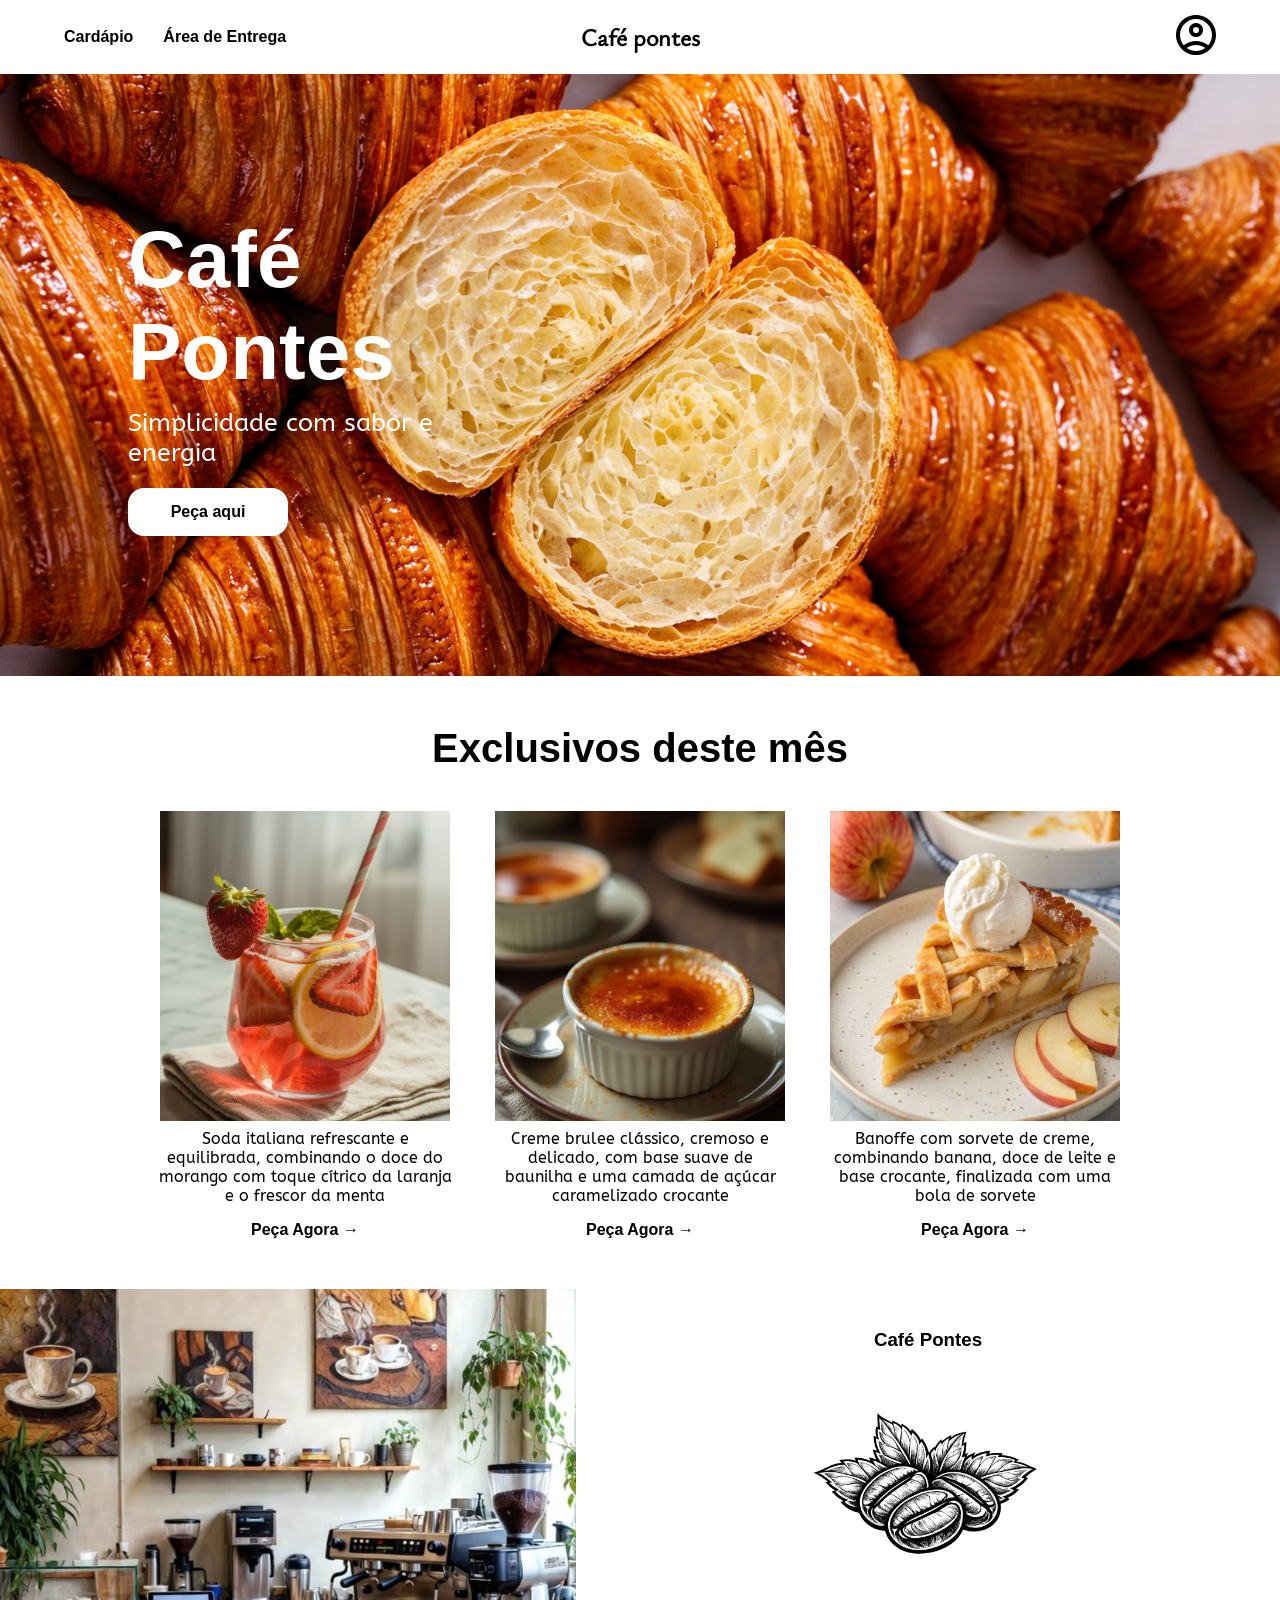
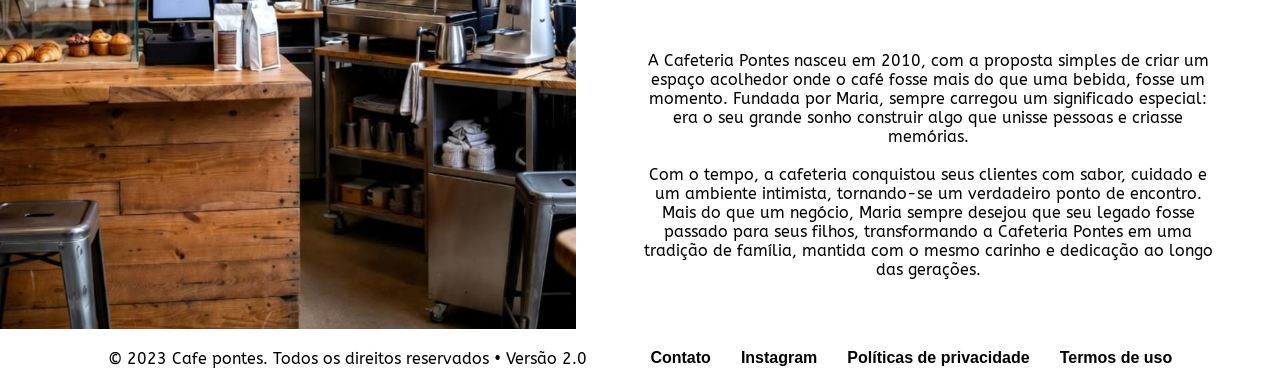
<file: index.html>
<!-- 
    Página Principal do Café Pontes
    Esta página contém a navegação, o banner principal, destaques do mês e a seção "Sobre Nós".
-->
<!doctype html>
<html lang="pt-br">
  <head>
    <meta charset="UTF-8" />
    <meta name="viewport" content="width=device-width, initial-scale=1.0" />
    <title>Café Pontes</title>
  <link rel="icon" type="image/svg" href="Midia/coffelogo-removebg-preview.svg">
    
  </head>
  <body>
    <!--
        API do governo de libras
    -->
    <div vw class="enabled">
      <div vw-access-button class="active"></div>
      <div vw-plugin-wrapper>
        <div class="vw-plugin-top-wrapper"></div>
      </div>
    </div>
    <script src="https://vlibras.gov.br/app/vlibras-plugin.js"></script>
    <script>
      new window.VLibras.Widget("https://vlibras.gov.br/app");
    </script>
    <!----------------------------------------------------------------------------------------------------------->
    <!-- Barra de Navegação: Contém links para o cardápio, área de entrega e o logotipo central -->
    <nav>
      <span id="section-1">
        <a href="cardapio.html" target="_self">Cardápio</a>
        <a>Área de Entrega</a>
        <!-- Link para verificar se o endereço é atendido -->
      </span>
      <h1>Café pontes</h1>
      <!-- Título/Logo central da cafeteria -->
      <span id="section-2">
        <a><img src="Midia/perfil.svg" height="40px" style="cursor: pointer;" alt="Ícone de perfil do usuário"></a>
        <!-- Atalho para pedidos rápidos -->
      </span>
    </nav>

    <!-- Conteúdo Principal -->
    <main>
      <!-- Banner de impacto com imagem de fundo e chamada para ação -->
      <section id="main-image">
        <article>
          <h1>Café Pontes</h1>
          <p>Simplicidade com sabor e energia</p>
          <a href="cardapio.html" target="_self">
            <button>Peça aqui</button>
          </a>
        </article>
      </section>

      <!-- Seção de Destaques: Exibe os produtos exclusivos do mês atual -->
      <section id="main-itens">
        <h1 style="font-size: 40px">Exclusivos deste mês</h1>
        <article id="itens">
          <article class="item-card">
            <!-- Card do Item 1: Soda Italiana -->
            <div
              id="img"
              style="background-image: url('Midia/item1.jpg')"
            ></div>
            <p>
              Soda italiana refrescante e equilibrada, combinando o doce do
              morango com toque cítrico da laranja e o frescor da menta
            </p>
            <a href="cardapio.html" target="_self">Peça Agora →</a>
          </article>

          <article class="item-card">
            <!-- Card do Item 2: Creme Brulee -->
            <div
              id="img"
              style="background-image: url('Midia/item2.jpg')"
            ></div>
            <p>
              Creme brulee clássico, cremoso e delicado, com base suave de
              baunilha e uma camada de açúcar caramelizado crocante
            </p>
            <a href="cardapio.html" target="_self">Peça Agora →</a>
          </article>

          <article class="item-card">
            <!-- Card do Item 3: Banoffe -->
            <div
              id="img"
              style="background-image: url('Midia/item3.jpg'); "
            ></div>
            <p>
              Banoffe com sorvete de creme, combinando banana, doce de leite e
              base crocante, finalizada com uma bola de sorvete
            </p>
            <a href="cardapio.html" target="_self">Peça Agora →</a>
          </article>
        </article>
      </section>

      <!-- Seção Sobre Nós: História da cafeteria-->
      <section id="sobre-nos">
        <aside id="sobre-image"></aside>
        <!-- Espaço reservado para imagem lateral via CSS -->
        <article id="sobre-texto">
          <h1>Café Pontes</h1>
          <img src="Midia/coffelogo.jpg" alt="Logotipo oficial do Café Pontes" />
          <!-- Logotipo oficial -->
          <p>
            A Cafeteria Pontes nasceu em 2010, com a proposta simples de criar
            um espaço acolhedor onde o café fosse mais do que uma bebida, fosse
            um momento. Fundada por Maria, sempre carregou um significado
            especial: era o seu grande sonho construir algo que unisse pessoas e
            criasse memórias.<br><br>
            Com o tempo, a cafeteria conquistou seus clientes com sabor, cuidado
            e um ambiente intimista, tornando-se um verdadeiro ponto de
            encontro. Mais do que um negócio, Maria sempre desejou que seu
            legado fosse passado para seus filhos, transformando a Cafeteria
            Pontes em uma tradição de família, mantida com o mesmo carinho e
            dedicação ao longo das gerações.
          </p>
        </article>
      </section>
    </main>
    <footer>
      <p>© 2023 Cafe pontes. Todos os direitos reservados • Versão 2.0</p>
      <ul>
        <li><a href="#">Contato</a></li>
        <li><a href="#">Instagram</a></li>
        <li><a href="#">Políticas de privacidade</a></li>
        <li><a href="#">Termos de uso</a></li>
      </ul>
    </footer>
  </body>
  <!-- Importação dos estilos CSS -->
  <link rel="stylesheet" href="Estilos/index.css" />
</html>
</file>
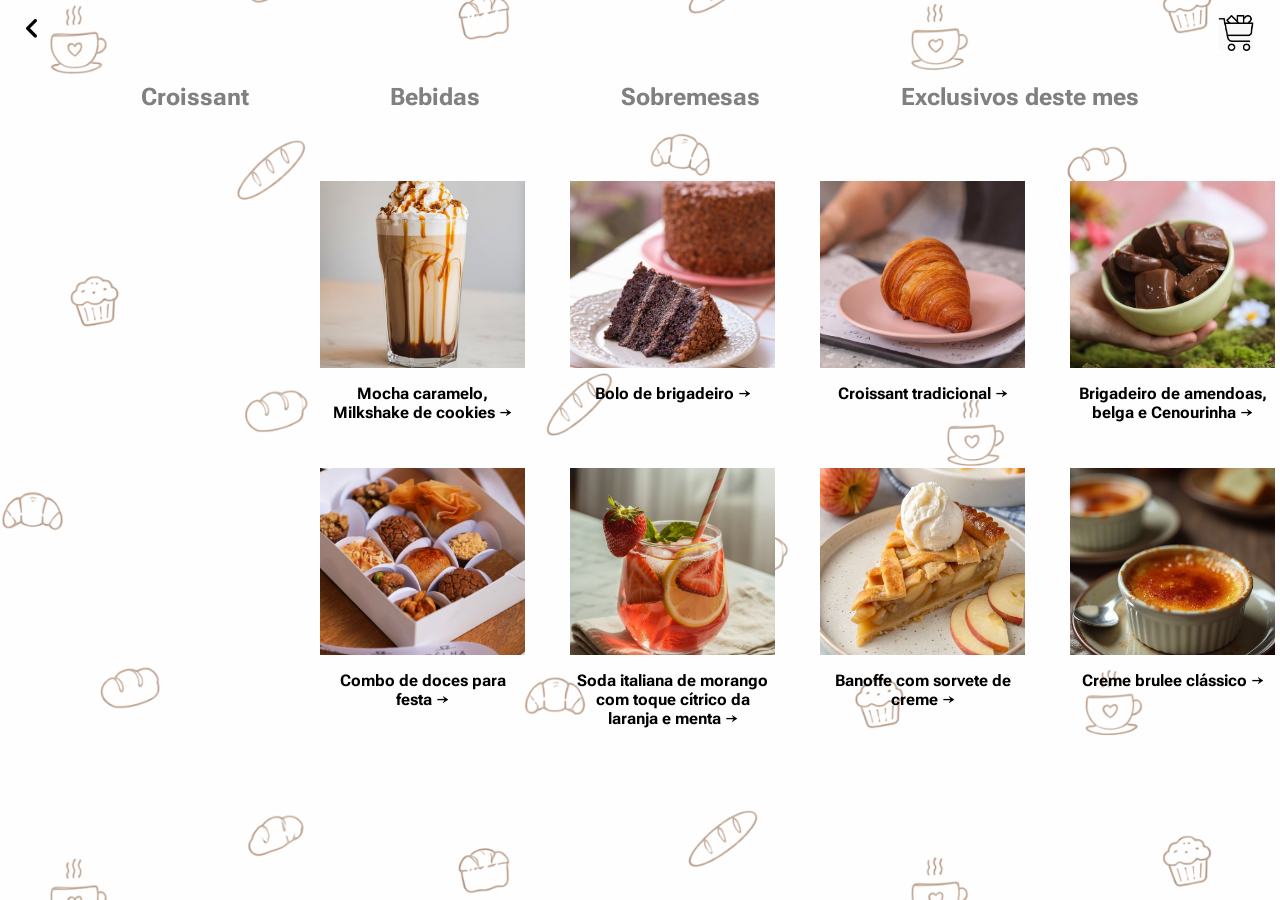
<file: cardapio.html>
<!doctype html>
<html lang="pt-br">
  <head>
    <meta charset="UTF-8" />
    <meta name="viewport" content="width=device-width, initial-scale=1.0" />
    <title>Café Pontes</title>
  <link rel="icon" type="image/svg" href="Midia/coffelogo-removebg-preview.svg">

  </head>
  <body>
    <!--
        API do governo de libras
    -->
    <div vw class="enabled">
      <div vw-access-button class="active"></div>
      <div vw-plugin-wrapper>
        <div class="vw-plugin-top-wrapper"></div>
      </div>
    </div>
    <script src="https://vlibras.gov.br/app/vlibras-plugin.js"></script>
    <script>
      new window.VLibras.Widget("https://vlibras.gov.br/app");
    </script>
    <!----------------------------------------------------------------------------------------------------------->
    <header>
      <a href="index.html" target="_self">
        <button><svg width="11" height="19" viewBox="0 0 11 19" fill="none" xmlns="http://www.w3.org/2000/svg"><path d="M4 9.29167L10.5 15.7917C10.8056 16.0972 10.9583 16.4861 10.9583 16.9583C10.9583 17.4306 10.8056 17.8194 10.5 18.125C10.1944 18.4306 9.80556 18.5833 9.33333 18.5833C8.86111 18.5833 8.47222 18.4306 8.16667 18.125L0.5 10.4583C0.166667 10.125 0 9.73611 0 9.29167C0 8.84723 0.166667 8.45834 0.5 8.125L8.16667 0.458338C8.47222 0.152782 8.86111 1.90735e-06 9.33333 1.90735e-06C9.80556 1.90735e-06 10.1944 0.152782 10.5 0.458338C10.8056 0.763893 10.9583 1.15278 10.9583 1.625C10.9583 2.09723 10.8056 2.48611 10.5 2.79167L4 9.29167Z" fill="black"/></svg></button>
      </a>
      <button>
        <a href="checkout.html" target="_self">
          <img src="Midia/Shopping Car.png" height="36" alt="Carrinho de compras">
        </a>
      </button>
    </header>
    <!--
    Nav bar com as categorias dos itens, cada categoria para facilitar a navegação
    -->
    <nav>
      <h1>Croissant</h1>
      <h1>Bebidas</h1>
      <h1>Sobremesas</h1>
      <h1>Exclusivos deste mes</h1>
    </nav>
    <main>
      <!--
      Cards dos itens, cada card tem uma imagem do item, nome e uma breve descrição
      Utilizei classes para estilizar todos os cards da mesma forma
      -->
        <article class="iten-card">
          <img src="Midia/item8.jpg" alt="Mocha caramelo e Milkshake de cookies">
          <p>
             Mocha caramelo, Milkshake de cookies → 
          </p>
        </article>
        <article class="iten-card">
          <img src="Midia/item7.jpg" alt="Bolo de brigadeiro">
          <p>
            Bolo de brigadeiro →
          </p>
        </article>
        <article class="iten-card">
          <img src="Midia/item6.jpg" alt="Croissant tradicional">
          <p>
            Croissant tradicional →
          </p>
        </article>
        <article class="iten-card">
          <img src="Midia/item5.jpg" alt="Variedade de brigadeiros">
          <p>
            Brigadeiro de amendoas, belga e Cenourinha →
          </p>
        </article>
        <article class="iten-card">
          <img src="Midia/item4.jpg" alt="Combo de doces para festa">
          <p>
            Combo de doces para  festa →
          </p>
        </article>
        <article class="iten-card">
          <img src="Midia/item1.jpg" alt="Soda italiana de morango">
          <p>
            Soda italiana de morango com toque cítrico da laranja e  menta →
          </p>
        </article>
        <article class="iten-card">
          <img src="Midia/item3.jpg" alt="Banoffe com sorvete de creme">
          <p>
            Banoffe com sorvete de creme →
          </p>
        </article>
        <article class="iten-card">
          <img src="Midia/item2.jpg" alt="Creme brulee clássico">
          <p>
            Creme brulee clássico →
          </p>
        </article>

    </main>
  </body>

  <link rel="stylesheet" href="Estilos/cardapio.css" />
</html>
</file>
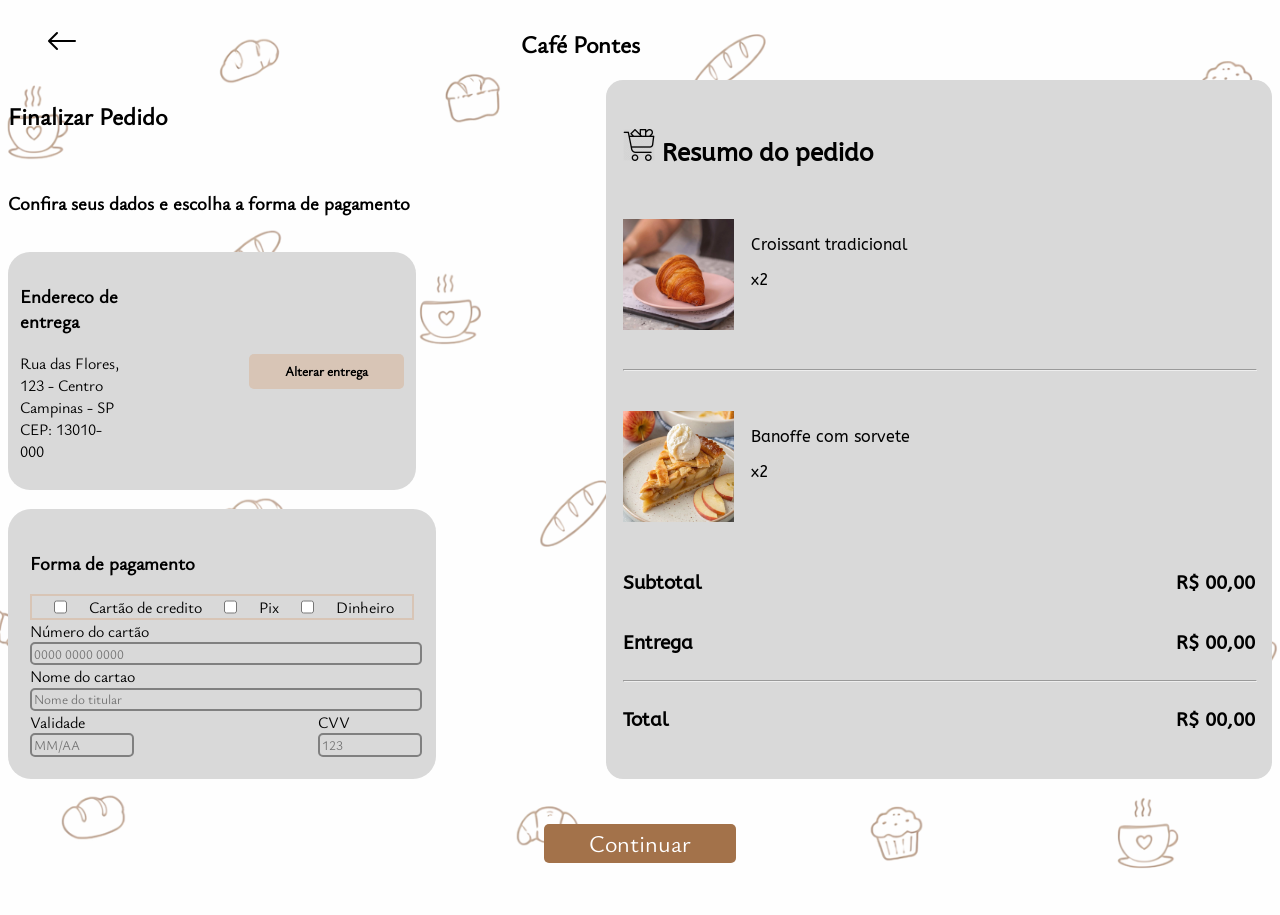
<file: checkout.html>
<!DOCTYPE html>
<html lang="pt-br">
<head>
  <meta charset="UTF-8">
  <meta name="viewport" content="width=device-width, initial-scale=1.0">
  <title>Finalizar Pedido</title>
  <link rel="icon" type="image/svg" href="Midia/coffelogo-removebg-preview.svg">
</head>
<body>
  <div vw class="enabled">
      <div vw-access-button class="active"></div>
      <div vw-plugin-wrapper>
        <div class="vw-plugin-top-wrapper"></div>
      </div>
    </div>
    <script src="https://vlibras.gov.br/app/vlibras-plugin.js"></script>
    <script>
      new window.VLibras.Widget("https://vlibras.gov.br/app");
    </script>
  <nav>
    <a href="cardapio.html" target="_self">
      <svg xmlns="http://www.w3.org/2000/svg" width="32" height="32" fill="currentColor" class="bi bi-arrow-left" viewBox="0 0 16 16">
  <path fill-rule="evenodd" d="M15 8a.5.5 0 0 0-.5-.5H2.707l3.147-3.146a.5.5 0 1 0-.708-.708l-4 4a.5.5 0 0 0 0 .708l4 4a.5.5 0 0 0 .708-.708L2.707 8.5H14.5A.5.5 0 0 0 15 8"/>
</svg>
    </a>
    <h1>Café Pontes</h1>
  </nav>
  <main>
    <!--
    Card de entrega
    -->
    <section class="finalizar-container">
      <h1>Finalizar Pedido</h1>
      <h3>Confira seus dados e escolha a forma de pagamento</h3>
      <section class="endereço-entrega">
        <article>
          <h3>Endereco de entrega</h3>
          <p>Rua das Flores, 123 - Centro<br>Campinas - SP<br>CEP: 13010-000</p>
        </article>
        <article id="endereço-button">
          <button>Alterar entrega</button>
        </article>
      </section>

      <!--
      Card de pagamento
      -->
      <section class="pagamento-card">
        <h3>Forma de pagamento</h3>
        <article class="pagamento-form">
          <input type="checkbox" id="cardcred">
          <label for="cardcred">
            Cartão de credito
          </label>
          <input type="checkbox" id="pix">
          <label for="pix">
            Pix
          </label>
          <input type="checkbox" id="dinheiro">
          <label for="dinheiro">
            Dinheiro
          </label>
        </article>
        <article class="cartao-form">
          <label for="numero-cartao">
            Número do cartão
          </label><br>
          <input type="number" id="numero-cartao" placeholder="0000 0000 0000"><br>
          <label for="nome-cartao">
            Nome do cartao
          </label><br>
          <input type="text" id="nome-cartao" placeholder="Nome do titular">
          <div id="validade-card">
            <article>
              <label for="validade">
                Validade
              </label><br>
              <input type="number" id="validade" placeholder="MM/AA">
              <label></label>
            </article>
            <article>
              <label for="CVV">
                CVV
              </label><br>
              <input type="number" id="CVV" placeholder="123">
            </article>
          </div>
          </article>
        </article>
      </section>
    </section>
    <section class="resumo-container">
      <h1><img src="Midia/Shopping Car.png" height="32" width="32" alt="Ícone de carrinho de compras">      Resumo do pedido</h1>
      <article class="item-card">
        <img src="Midia/item6.jpg" alt="Croissant tradicional">
        <aside id="item-desc">
          <p>Croissant tradicional</p>
          <p>x2</p>
        </aside>
      </article>
      <hr>
      <article class="item-card">
        <img src="Midia/item3.jpg" alt="Banoffe com sorvete">
        <aside id="item-desc">
          <p>Banoffe com sorvete</p>
          <p>x2</p>
        </aside>
      </article>
      <article class="bottom-texts-container">
        <span class="text-resumo">
          <h3>Subtotal</h3>
          <h3>R$ 00,00</h3>
        </span>
        <span class="text-resumo">
          <h3>Entrega</h3>
          <h3>R$ 00,00</h3>
        </span>
        <hr>
        <span class="text-resumo">
          <h3>Total</h3>
          <h3>R$ 00,00</h3>
        </span>
      </article>
    </section>
  </main>
  <footer>
    <button>
      Continuar
    </button>
  </footer>
</body>
<link rel="stylesheet" href="Estilos/checkout.css">
</html>
</file>
<file: Estilos/index.css>
/* --- CONFIGURAÇÃO DE FONTES --- 
   Aqui carregamos as fontes externas. O 'font-display: swap' garante que o texto 
   seja visível com uma fonte padrão enquanto a personalizada carrega. */
@font-face {
  font-family: "ABeeZee";
  src: url("../Fonts/ABeeZee-Regular.ttf") format("truetype");
  font-weight: 400;
  font-style: normal;
  font-display: swap;
}

@font-face {
  font-family: "Roboto-flex";
  src: url("../Fonts/Roboto-flex.ttf") format("truetype");
  font-weight: 100 900;
  font-style: normal;
  font-display: swap;
}

@font-face {
  font-family: "Yrsa";
  src: url("../Fonts/Yrsa-Bold.ttf") format("truetype");
  font-weight: bold;
  font-style: normal;
  font-display: swap;
}

@font-face {
  font-family: "YsabeauOffice-Regular";
  src: url("../Fonts/YsabeauOffice-Regular.ttf") format("truetype"); 
  font-weight: 400;
  font-style: normal;
  font-display: swap;
}

/* --- REGRAS GERAIS --- */
* {
  font-family: Arial, Helvetica, sans-serif;
  margin: 0;
  padding: 0;
  box-sizing: border-box;
}

body {
  margin: 0;
  overflow-x: hidden;
  width: 100%;
}

p {
  font-family: "ABeeZee", sans-serif;
}

/* --- NAVEGAÇÃO (HEADER) --- */
nav {
  display: flex;
  justify-content: space-between;
  align-items: center;
  padding: 15px 5%;
  font-family: sans-serif;
  flex-wrap: wrap;
  gap: 15px;
}

nav h1 {
  font-family: "YsabeauOffice-Regular";
  font-size: 1.5rem;
}

#section-1, #section-2 {
  flex: 1;
  min-width: 150px; 
}

#section-1 {
  display: flex;
  gap: 30px;
}

#section-2 {
  text-align: right;
}

a {
  text-decoration: none;
  color: black;
  font-weight: bold;
}

a:hover{
  text-decoration: underline;
  cursor: pointer;
}

/* --- SEÇÃO PRINCIPAL (HERO) --- */
#main-image {
  background-image: url("../Midia/pao.png");
  background-repeat: no-repeat;
  background-size: cover;
  background-position: center;
  width: 100%;
  min-height: 500px;
  height: 47vw;
  display: flex;
  align-items: center;
}

#main-image article {
  width: 100%;
  max-width: 450px;
  padding-left: 10%;
  color: white;
}

#main-image article h1 {
  font-size: clamp(3rem, 8vw, 80px); 
}

#main-image article p {
  margin-top: 10px;
  font-size: clamp(1rem, 2.5vw, 25px);
}

#main-image article button {
  width: 150px;
  height: 40px;
  margin-top: 20px;
  cursor: pointer;
  color: black;
  background-color: white;
  font-size: 1rem;
  font-weight: bold;
  border-radius: 1rem;
  width: 10rem;
  height: 3rem;
  border:transparent;
}

/* --- SEÇÃO DE PRODUTOS (CARDS) --- */
#main-itens {
  width: 100%;
  padding: 50px 5%;
  display: flex;
  flex-direction: column;
  align-items: center;
  gap: 40px;
}

#itens {
  display: flex;
  flex-direction: row;
  flex-wrap: wrap;
  justify-content: center;
  gap: 40px;
}

.item-card {
  display: flex;
  flex-direction: column;
  align-items: center;
  width: 295px;
  text-align: center;
}

.item-card p{
  margin-top: .5rem;
}

.item-card a{
  margin-top: 1rem;
}

.item-card #img {
  width: 290px;
  height: 310px;
  background-size: cover;
  background-position: center;
}

/* --- SEÇÃO SOBRE NÓS --- */
#sobre-nos {
  width: 100%;
  display: flex;
  flex-direction: row;
  flex-wrap: wrap;
}

#sobre-image {
  flex: 1;
  min-width: 300px;
  height: 50vw;
  min-height: 350px;
  background-image: url("../Midia/coffeback.png");
  background-size: cover;
  background-position: center;
  object-fit: cover;
}

#sobre-texto {
  flex: 1;
  min-width: 300px;
  padding: 40px 5vw;
  display: flex;
  flex-direction: column;
  align-items: center;
  text-align: center;
}

#sobre-texto img{
  min-width: 300px;
  height: 300px;
}

/* --- FOOTER (RODAPÉ) --- */
footer {
  padding: 20px 5%;
  display: flex;
  flex-direction: row;
  flex-wrap: wrap;
  justify-content: space-evenly;
  align-items: center;
  gap: 20px;
}

footer ul {
  list-style: none;
  display: flex;
  gap: 30px;
  flex-wrap: wrap;
  justify-content: center;
}

/* --- MEDIA QUERIES (REGRAS PARA TELAS ESPECÍFICAS) --- */
@media (max-width: 768px) {
  img {
        max-width: 100%; /* Evita imagens extrapolando a tela */
        height: auto;
    }

    * {
        box-sizing: border-box; /* Garante padding sem estourar layout */
    }
  nav {
    flex-direction: column;
  }
  
  #section-2 {
    text-align: center;
  }

  #main-image {
    height: 80vh;
    justify-content: center;
  }

  #main-image article {
    padding-left: 0;
    text-align: center;
  }

  footer {
    flex-direction: column;
  }

  /* Adições para melhor experiência mobile */
  #section-1 {
    justify-content: center;
    flex-wrap: wrap;
    gap: 15px;
  }

  .item-card {
    width: 45%; /* 2 cards por linha no mobile */
    min-width: 140px;
  }

  .item-card #img {
    width: 100%;
    height: 180px;
  }

  #sobre-image {
    height: 60vw;
    min-height: 250px;
  }

  #sobre-texto img {
    min-width: unset;
    width: 100%;
    height: auto;
  }
}

@media (max-width: 480px) {
  .item-card {
    width: 80%; /* 1 card por linha em telas muito pequenas */
  }

  #main-itens {
    padding: 30px 5%;
    gap: 25px;
  }
}
</file>
<file: Estilos/cardapio.css>
@font-face {
  font-family: "ABeeZee";
  src: url("../Fonts/ABeeZee-Regular.ttf") format("truetype");
  font-weight: 400;
  font-style: normal;
  font-display: swap;
}

@font-face {
  font-family: "Roboto-flex";
  src: url("../Fonts/Roboto-flex.ttf") format("truetype");
  font-weight: 100 900;
  font-style: normal;
  font-display: swap;
}

@font-face {
  font-family: "Yrsa";
  src: url("../Fonts/Yrsa-Bold.ttf") format("truetype");
  font-weight: bold;
  font-style: normal;
  font-display: swap;
}

@font-face {
  font-family: "YsabeauOffice-Regular";
  src: url("../Fonts/YsabeauOffice-Regular.ttf") format("truetype"); 
  font-weight: 400;
  font-style: normal;
  font-display: swap;
}

*{
    font-family: Arial, Helvetica, sans-serif;
}

/* --- RESPONSIVIDADE MOBILE --- */


body{
    margin: 0;
    background-image: url("../Midia/background.png");
    background-size: cover;
    background-position: center;
}

header{
    display: flex;
    flex-direction: row;
    justify-content: space-between;
}
header a{
    margin-left: 20px;
}
header button{
    margin-right: 20px;
}
header h1{
    margin-left: 15vw;
    margin-right: 15vw;
    font-family: 'YsabeauOffice-Regular';
    font-weight: bolder;
}
header button{
    margin-top: 14px;
    border:0 transparent;
    background-color: transparent;
    font-size: 2vw;
    cursor: pointer;
}
nav{
    display: flex;
    flex-direction: row;
    justify-content: space-evenly;
    margin-bottom: 50px;
    margin-top:5px ;
}
nav h1{
    font-weight: bold;
    color:gray;
    font-size: x-large;
    cursor:pointer;
    font-family: 'Roboto-flex';
}
nav h1:hover{
    text-decoration: underline;
    color:black;
    font-weight: bolder;
}
main{
    display: grid;
    grid-template-columns: 200px 200px 200px 200px;
    gap: 50px;
    max-width: 50%;
    align-items: center;
    align-self: center;
    align-content: center;
    margin: 0 auto;
}
.iten-card{
    display: flex;
    flex-direction: column;
    align-items: center;
    text-align: center;
    width: 205px;
    height: 237px;
}
.iten-card img{
    width: 205px;
    height: 187px;
    aspect-ratio: 1 / 1;
    object-fit: cover;
    object-position: center;
}
.iten-card p{
    font-weight: 700;
    cursor: pointer;
    font-family: 'Roboto-flex';
}
.iten-card p:hover{
    text-decoration: underline;
}

/* --- RESPONSIVIDADE MOBILE --- */
@media (max-width: 768px) {
    header {
        flex-direction: column;
        align-items: center;
        padding: 10px 15px;
        gap: 8px;
        text-align: center;
    }
    header img{
        height: 32px;
        width: 32px;
    }

    header h1 {
        margin-left: 0;
        margin-right: 0;
        font-size: 1.4rem;
    }

    header button {
        font-size: 6vw; /* vw relativo funciona melhor em mobile */
        margin-top: 0;
    }

    nav {
        flex-wrap: wrap;
        gap: 10px;
        margin-bottom: 25px;
        padding: 0 10px;
    }

    nav h1 {
        font-size: large;
    }

    main {
        grid-template-columns: 1fr 1fr; /* 2 colunas no mobile */
        max-width: 100%;
        gap: 20px;
        padding: 0 15px;
    }

    .iten-card {
        width: 100%;
        height: auto;
    }

    .iten-card img {
        width: 100%;
        height: 150px;
    }
    img {
        max-width: 100%; /* Evita imagens extrapolando a tela */
        height: auto;
    }

    * {
        box-sizing: border-box; /* Garante padding sem estourar layout */
    }
}

@media (max-width: 400px) {
    main {
        grid-template-columns: 1fr; /* 1 coluna em telas muito pequenas */
    }
}
</file>
<file: Estilos/checkout.css>
@font-face {
  font-family: "ABeeZee";
  src: url("../Fonts/ABeeZee-Regular.ttf") format("truetype");
  font-weight: 400;
  font-style: normal;
  font-display: swap;
}

@font-face {
  font-family: "Roboto-flex";
  src: url("../Fonts/Roboto-flex.ttf") format("truetype");
  font-weight: 100 900;
  font-style: normal;
  font-display: swap;
}

@font-face {
  font-family: "Yrsa";
  src: url("../Fonts/Yrsa-Bold.ttf") format("truetype");
  font-weight: bold;
  font-style: normal;
  font-display: swap;
}

@font-face {
  font-family: "YsabeauOffice-Regular";
  src: url("../Fonts/YsabeauOffice-Regular.ttf") format("truetype"); 
  font-weight: 400;
  font-style: normal;
  font-display: swap;
}

*{
    font-family: "YsabeauOffice-Regular";
}
body{
    background-image:url("../Midia/background.png");
    background-size: cover;
    background-position: center;
    display: flex;
    flex-direction: column;
}
nav{
    display: flex;
    flex-direction: row;
    justify-content: space-between;
    align-items: center;
}
nav h1{
    margin-right: 50%;
}
.cards-container{
    display: flex;
    flex-direction: row;
}
nav a{
    color:black;
    margin-left: 3%;
}
main{
    display: flex;
    flex-direction: row;
    justify-content: space-between;
}
.endereço-entrega{
    display: flex;
    flex-direction: row;
    align-items: center;
    gap:10vw;
    border:2px solid transparent;
    width: 30vw;
    border-radius: 22px;
    padding:10px;
    background-color: #D9D9D9;
}
#endereço-button{
    display: flex;
    flex-direction: row;
}
.endereço-entrega button{
    border:2px solid transparent;
    width: 155px;
    height: 35px;
    font-weight: bolder;
    border-radius: 5px;
    background-color: #D8C5B6;
}
.endereço-entrega button:hover{
    cursor: pointer;
}

.pagamento-card{
    width: 30vw;
    border:2px solid transparent;
    background-color: #D9D9D9;
    padding:20px;
    border-radius: 23px;
}
.cartao-form input{
    width: 100%;
    background-color: #D9D9D9;
    border:2px solid gray;
    height: 1.4vw;
    border-radius: 5px;
}
#validade-card{
    display: flex;
    flex-direction: row;
    gap: 50%;
}
.pagamento-form{
    border:2px solid #D8C5B6;
    display: flex;
    flex-direction: row;
    justify-content: space-evenly;
}
.finalizar-container{
    display: flex;
    flex-direction: column;
    justify-content: space-evenly;
    gap:1.5vw;
}
.resumo-container{
    display: flex;
    flex-direction: column;
    justify-content: space-evenly;
    gap:1.5vw;
    width: 50%;
    border:2px solid transparent;
    border-radius: 17px;
    background-color: #D9D9D9;
    padding:15px
}
.resumo-container *{
    font-family: "ABeeZee";
}
.resumo-container hr{
    width: 100%;
}
.item-card{
    display: flex;
    flex-direction: row;
    gap:1.3vw;
}
.item-card img{
    width: 111px;
    height: 111px;
    object-fit: cover;
}
.bottom-texts-container{
    display: flex;
    flex-direction: column;
}
.text-resumo{
    display: flex;
    flex-direction: row;
    justify-content: space-between;
}

footer{
    height: 10vw;
    display: flex;
    flex-direction: row;
    justify-content: center;
    align-items: center;
}
footer button{
    width: 15vw;
    height: 3vw;
    background-color: #A3724A;
    border-radius: 5px;
    color:white;
    border:2px solid transparent;
    font-size: x-large;
    cursor: pointer;
}

/* --- RESPONSIVIDADE MOBILE --- */
@media (max-width: 768px) {
    body {
        padding: 0 16px; /* margem lateral para nada encostar na borda */
        box-sizing: border-box;
        overflow-x: hidden;
    }

    nav {
        flex-direction: column;
        align-items: flex-start;
        padding: 10px 0;
        gap: 8px;
    }

    nav h1 {
        margin-right: 0;
    }

    main {
        flex-direction: column;
        padding: 0;
        gap: 20px;
        width: 100%;
    }

    .cards-container {
        flex-direction: column;
        width: 100%;
    }

    .endereço-entrega {
        width: 100%;
        gap: 10px;
        flex-wrap: wrap;
        box-sizing: border-box;
    }

    .endereço-entrega button {
        width: 100%;
    }

    .pagamento-card {
        width: 100%;
        padding: 15px;
        box-sizing: border-box;
    }

    .cartao-form input {
        height: 36px;
        box-sizing: border-box;
    }

    #validade-card {
        gap: 20px; /* gap fixo em vez de 50% que estica demais */
    }

    .pagamento-form {
        flex-direction: column;
        gap: 15px;
        padding: 10px;
        box-sizing: border-box;
    }

    .finalizar-container {
        gap: 15px;
        width: 100%;
    }

    .resumo-container {
        width: 100%;
        gap: 12px;
        box-sizing: border-box;
    }

    .item-card {
        gap: 10px;
    }

    .item-card img {
        width: 80px;
        height: 80px;
    }

    footer {
        height: auto;
        padding: 20px 0;
    }

    footer button {
        width: 100%;
        height: 48px;
        font-size: large;
    }
}
</file>
